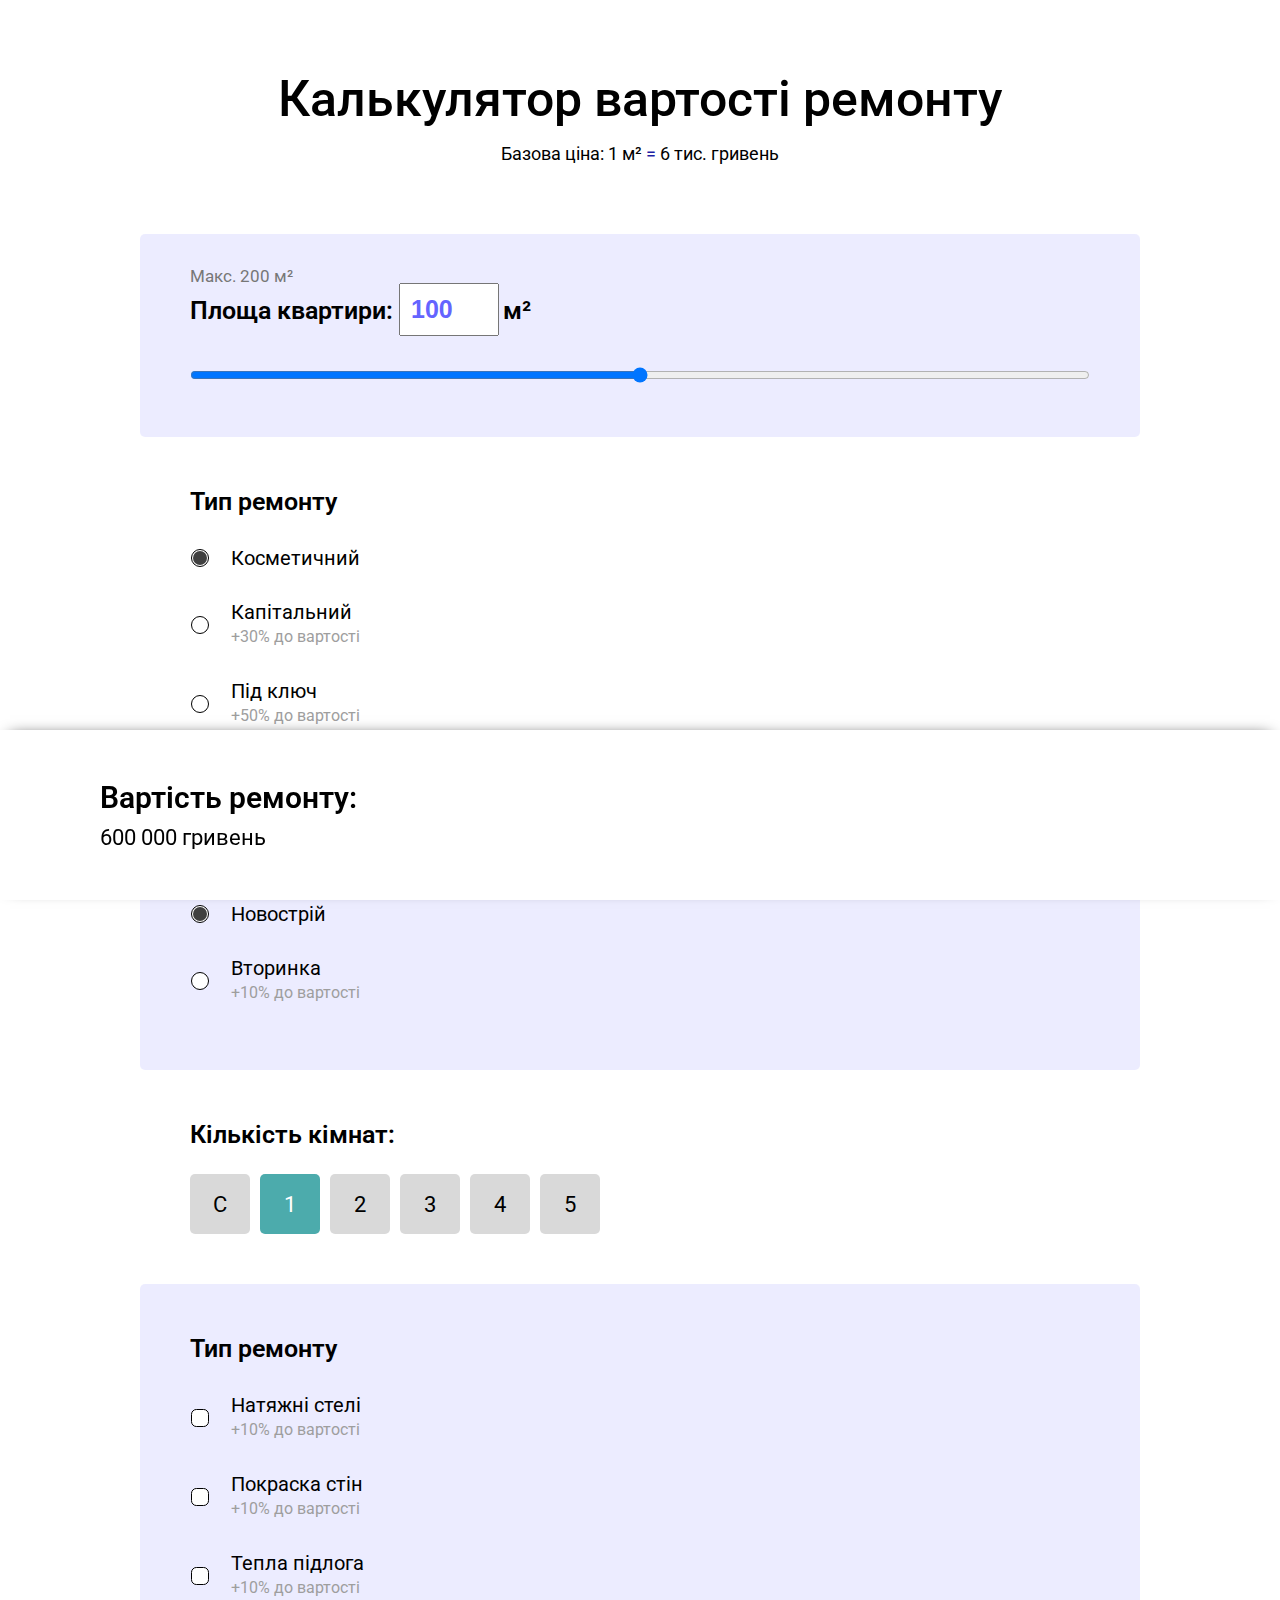
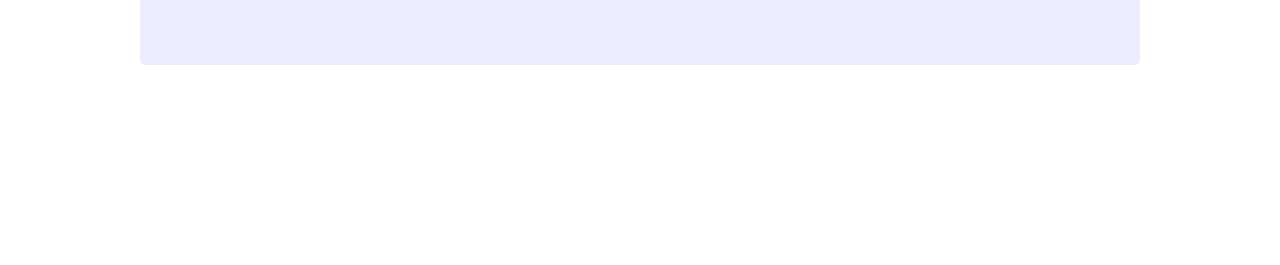
<file: index.html>
<!DOCTYPE html>
<html lang="en">
  <head>
    <meta charset="UTF-8" />
    <meta http-equiv="X-UA-Compatible" content="IE=edge" />
    <meta name="viewport" content="width=device-width, initial-scale=1.0" />
    <title>Calc2</title>
    <link rel="stylesheet" href="./css/main.css" />
    <link rel="stylesheet" href="./icon/style.css" />
  </head>
  <body>
    <header class="header">
      <div class="container">
        <div class="header-title">Калькулятор вартості ремонту</div>
        <div class="subtitle">
          Базова ціна: 1 м² <span>=</span> 6 тис. гривень
        </div>
      </div>
    </header>
    <form action="" class="form">
      <div class="container">
        <div class="square">
          <div class="square-title">
            <div class="square-top">
              <span class="square-text title">Площа квартири: </span>
              <input
                id="square-number"
                type="number"
                class="square-input"
                value="100"
              />
              <span class="square-text title">м²</span>
            </div>
            <div class="square-bottom">
              <input
                id="square-range"
                type="range"
                class="square-range"
                min="0"
                max="200"
              />
            </div>
          </div>
        </div>
        <div class="repair item">
          <div class="repair-title title">Тип ремонту</div>
          <div class="repair-checkboxs">
            <div class="cosmetic item-name">
              <div class="item-text">
                <input
                  checked
                  name="type"
                  id="cosmetic"
                  type="radio"
                  class="repair-cosmetic-input input"
                  value="1"
                />
                <label class="repair-cosmetic-label label" for="cosmetic">
                  <div class="label-top">Косметичний</div>
                </label>
              </div>
            </div>
            <div class="capital item-name">
              <div class="capital-text item-text">
                <input
                  name="type"
                  id="capital"
                  type="radio"
                  class="repair-capital-input input"
                  value="1.3"
                />
                <label class="repair-capital-label label" for="capital">
                  <div class="label-top">Капітальний</div>
                  <span class="label-span">+30% до вартості</span>
                </label>
              </div>
            </div>
            <div class="key item-name">
              <div class="key-text item-text">
                <input
                  name="type"
                  id="key"
                  type="radio"
                  class="repair-key-input input"
                  value="1.5"
                />
                <label for="key" class="repair-key-label label">
                  <div class="label-top">Під ключ</div>
                  <span class="label-span">+50% до вартості</span>
                </label>
              </div>
            </div>
          </div>
        </div>
        <div class="home item">
          <div class="home-title title">Тип дому</div>
          <div class="home-checkboxs">
            <div class="new item-name">
              <div class="new-text item-text">
                <input
                  checked
                  name="home"
                  id="new"
                  type="radio"
                  class="home-new-input input"
                  value="1"
                />
                <label class="home-new-label label" for="new">
                  <div class="label-top">Новострій</div>
                </label>
              </div>
            </div>
            <div class="second item-name">
              <div class="second-text item-text">
                <input
                  name="home"
                  id="second"
                  type="radio"
                  class="home-second-input input"
                  value="1.1"
                />
                <label class="home-second-label label" for="second">
                  <div class="label-top">Вторинка</div>
                  <span class="label-span">+10% до вартості</span>
                </label>
              </div>
            </div>
          </div>
        </div>
        <div class="room item">
          <div class="room-title title">Кількість кімнат:</div>
          <div class="room-row">
            <input
              name="room-name"
              id="room-c"
              class="room-column"
              value="0.9"
              type="radio"
            />
            <label for="room-c" class="room-label">C</label>
            <input
              checked
              name="room-name"
              id="room-1"
              class="room-column"
              value="1"
              type="radio"
            />
            <label for="room-1" class="room-label">1</label>
            <input
              name="room-name"
              id="room-2"
              class="room-column"
              value="2"
              type="radio"
            />
            <label for="room-2" class="room-label">2</label>
            <input
              name="room-name"
              id="room-3"
              class="room-column"
              value="3"
              type="radio"
            />
            <label for="room-3" class="room-label">3</label>
            <input
              name="room-name"
              id="room-4"
              class="room-column"
              value="4"
              type="radio"
            />
            <label for="room-4" class="room-label">4</label>
            <input
              name="room-name"
              id="room-5"
              class="room-column"
              value="5"
              type="radio"
            />
            <label for="room-5" class="room-label">5</label>
          </div>
        </div>
        <div class="more item">
          <div class="more-title title">Тип ремонту</div>
          <div class="more-checkboxs">
            <div class="stretch item-name">
              <div class="stretch-text item-text">
                <input
                  id="stretch"
                  type="checkbox"
                  class="more-stretch-input input"
                  name="more"
                  value="1.1"
                />
                <label class="more-stretch-label more-label" for="stretch">
                  <span class="icon-check"></span>
                  <div class="label-top">Натяжні стелі</div>
                  <span class="label-span">+10% до вартості</span>
                </label>
              </div>
            </div>
            <div class="paint item-name">
              <div class="paint-text item-text">
                <input
                  id="paint"
                  type="checkbox"
                  class="more-paint-input input"
                  name="walls"
                  value="1.1"
                />
                <label class="more-paint-label more-label" for="paint">
                  <span class="icon-check"></span>
                  <div class="label-top">Покраска стін</div>
                  <span class="label-span">+10% до вартості</span>
                </label>
              </div>
            </div>
            <div class="warm item-name">
              <div class="warm-text item-text">
                <input
                  id="warm"
                  type="checkbox"
                  class="more-warm-input input"
                  name="ceil"
                  value="1.1"
                />
                <label for="warm" class="more-warm-label more-label">
                  <span class="icon-check"></span>
                  <div class="label-top">Тепла підлога</div>
                  <span class="label-span">+10% до вартості</span>
                </label>
              </div>
            </div>
          </div>
        </div>
      </div>
      <div class="sum">
        <div class="sum-cost">Вартість ремонту:</div>
        <div class="sum-count"><span class="sum-number">0</span> гривень</div>
      </div>
    </form>
    <script src="./js/main.js"></script>
  </body>
</html>
</file>
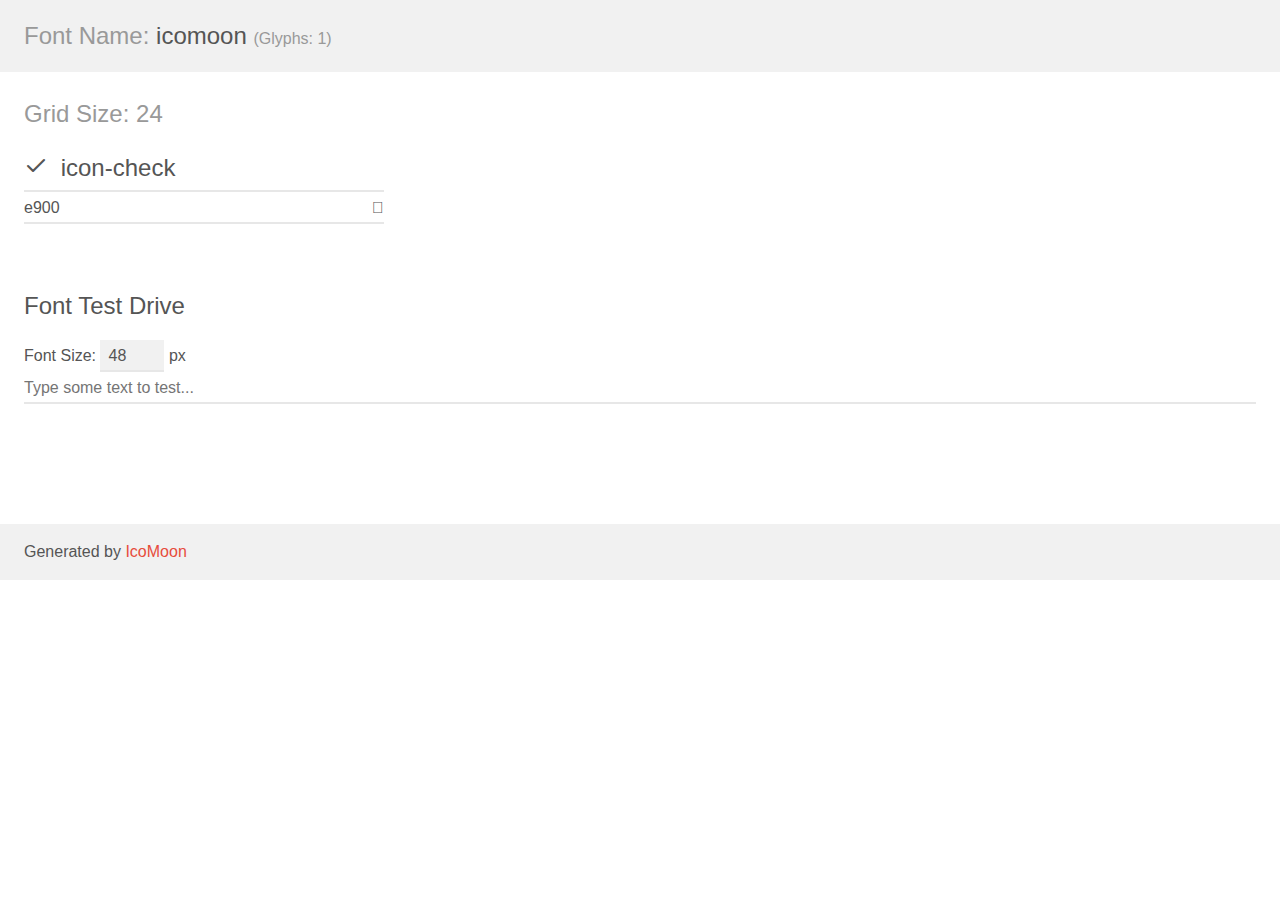
<file: icon/demo.html>
<!doctype html>
<html>
<head>
    <meta charset="utf-8">
    <title>IcoMoon Demo</title>
    <meta name="description" content="An Icon Font Generated By IcoMoon.io">
    <meta name="viewport" content="width=device-width, initial-scale=1">
    <link rel="stylesheet" href="demo-files/demo.css">
    <link rel="stylesheet" href="style.css"></head>
<body>
    <div class="bgc1 clearfix">
        <h1 class="mhmm mvm"><span class="fgc1">Font Name:</span> icomoon <small class="fgc1">(Glyphs:&nbsp;1)</small></h1>
    </div>
    <div class="clearfix mhl ptl">
        <h1 class="mvm mtn fgc1">Grid Size: 24</h1>
        <div class="glyph fs1">
            <div class="clearfix bshadow0 pbs">
                <span class="icon-check"></span>
                <span class="mls"> icon-check</span>
            </div>
            <fieldset class="fs0 size1of1 clearfix hidden-false">
                <input type="text" readonly value="e900" class="unit size1of2" />
                <input type="text" maxlength="1" readonly value="&#xe900;" class="unitRight size1of2 talign-right" />
            </fieldset>
            <div class="fs0 bshadow0 clearfix hidden-true">
                <span class="unit pvs fgc1">liga: </span>
                <input type="text" readonly value="" class="liga unitRight" />
            </div>
        </div>
    </div>

    <!--[if gt IE 8]><!-->
    <div class="mhl clearfix mbl">
        <h1>Font Test Drive</h1>
        <label>
            Font Size: <input id="fontSize" type="number" class="textbox0 mbm"
            min="8" value="48" />
            px
        </label>
        <input id="testText" type="text" class="phl size1of1 mvl"
        placeholder="Type some text to test..." value=""/>
        <div id="testDrive" class="icon-" style="font-family: icomoon">&nbsp;
        </div>
    </div>
    <!--<![endif]-->
    <div class="bgc1 clearfix">
        <p class="mhl">Generated by <a href="https://icomoon.io/app">IcoMoon</a></p>
    </div>

    <script src="demo-files/demo.js"></script>
</body>
</html>
</file>
<file: css/main.css>
@charset "UTF-8";
@import url("https://fonts.googleapis.com/css2?family=Roboto:ital,wght@0,100;0,300;0,400;0,500;0,700;0,900;1,100;1,300;1,400;1,500;1,700;1,900&display=swap");
* {
  margin: 0;
  padding: 0;
  box-sizing: border-box;
}

body {
  font-family: "Roboto", sans-serif;
}

.header {
  text-align: center;
  padding: 70px;
}
@media (max-width: 425px) {
  .header {
    padding: 40px;
  }
}

.form {
  padding: 0 0 200px 0;
}

.container {
  max-width: 1040px;
  margin: 0 auto;
  padding: 0 20px;
}

.header-title {
  font-size: 50px;
  font-weight: 500;
  margin: 0 0 15px;
}
@media (max-width: 500px) {
  .header-title {
    font-size: 35px;
    font-weight: 600;
  }
}

.subtitle {
  font-size: 18px;
}

.subtitle span {
  color: rgba(0, 0, 150, 0.9);
}

.square {
  background-color: rgba(0, 0, 255, 0.075);
  border-radius: 5px;
  padding: 50px;
}

.square-text {
  position: relative;
}

.square-text:first-child::before {
  content: "Макс. 200 м²";
  position: absolute;
  font-size: 17px;
  color: rgb(119, 119, 119);
  font-weight: 400;
  top: -30px;
}

.square-top {
  margin: 0 0 30px;
}

.square-input {
  width: 100px;
  font-size: 25px;
  font-weight: 600;
  color: rgb(100, 100, 255);
  padding: 10px;
  transform: translate(0, -1px);
}

.square-range {
  width: 100%;
}

.item {
  padding: 50px;
}

.item-text {
  padding: 15px;
  margin: 0 0 0 -14px;
  display: inline-block;
}

.item-subtext {
  color: rgb(158, 158, 158);
}

.title {
  font-size: 25px;
  font-weight: 600;
  padding: 0 0 15px;
}

.input {
  cursor: pointer;
  display: none;
}

.label {
  cursor: pointer;
  font-size: 20px;
  font-weight: 400;
  position: relative;
}

.label-top {
  width: 175px;
  padding: 0 0 0 40px;
}

.input:checked + .label::after {
  background-color: rgba(0, 0, 0, 0.75);
}

.label::before {
  content: "";
  position: absolute;
  top: 50%;
  transform: translate(0, -50%);
  left: 0;
  width: 16px;
  height: 16px;
  background: #fff;
  border: 1px solid #000;
  border-radius: 50%;
  transition: all 0.1s ease;
}

.label::after {
  content: "";
  position: absolute;
  top: 50%;
  transform: translate(0, -50%);
  left: 2px;
  border-radius: 50%;
  width: 14px;
  height: 14px;
  background: #fff;
  transition: all 0.1s ease;
}

.label-span {
  padding: 0 0 0 40px;
  display: block;
  color: rgb(158, 158, 158);
  font-size: 16px;
  line-height: 25px;
}

.home {
  background-color: rgba(0, 0, 255, 0.075);
  border-radius: 5px;
}

.room-title {
  margin: 0 0 10px;
}

.room-row {
  display: flex;
  gap: 10px;
}

.room-label {
  cursor: pointer;
  font-size: 22px;
  display: flex;
  align-items: center;
  justify-content: center;
  border-radius: 5px;
  width: 60px;
  height: 60px;
  background-color: rgba(128, 128, 128, 0.3);
}

.room-column {
  display: none;
}

.room-column:checked + .room-label {
  background-color: rgba(0, 135, 137, 0.7);
  color: rgb(255, 255, 255);
}

.icon-check:before {
  content: "\e900";
  position: absolute;
  top: 50%;
  transform: translate(0, -50%);
  font-weight: 600;
  font-size: 16px;
  color: #fff;
  margin: 0px 0px 0px 1px;
}

.more-label {
  cursor: pointer;
  font-size: 20px;
  font-weight: 400;
  position: relative;
}

.more-label::before {
  content: "";
  position: absolute;
  top: 50%;
  transform: translate(0, -50%);
  left: 0;
  width: 16px;
  height: 16px;
  background: #fff;
  border: 1px solid #000;
  border-radius: 30%;
  transition: all 0.1s ease;
}

.input:checked + .more-label::before {
  background-color: rgb(0, 0, 0);
}

.more {
  background-color: rgba(0, 0, 255, 0.075);
  border-radius: 5px;
}

.sum {
  position: fixed;
  width: 100%;
  bottom: 0;
  padding: 50px 50px 50px 100px;
  background-color: #fff;
  box-shadow: rgb(0, 0, 0) 0px -3px 15px -10px;
}
@media (max-width: 425px) {
  .sum {
    padding: 25px 35px 35px 50px;
  }
}

.sum-cost {
  font-weight: 600;
  font-size: 30px;
  margin: 0 0 10px;
}

.sum-count {
  font-size: 22px;
}/*# sourceMappingURL=main.css.map */
</file>
<file: icon/style.css>
@font-face {
  font-family: 'icomoon';
  src:  url('fonts/icomoon.eot?yytgp6');
  src:  url('fonts/icomoon.eot?yytgp6#iefix') format('embedded-opentype'),
    url('fonts/icomoon.ttf?yytgp6') format('truetype'),
    url('fonts/icomoon.woff?yytgp6') format('woff'),
    url('fonts/icomoon.svg?yytgp6#icomoon') format('svg');
  font-weight: normal;
  font-style: normal;
  font-display: block;
}

[class^="icon-"], [class*=" icon-"] {
  /* use !important to prevent issues with browser extensions that change fonts */
  font-family: 'icomoon' !important;
  speak: never;
  font-style: normal;
  font-weight: normal;
  font-variant: normal;
  text-transform: none;
  line-height: 1;

  /* Better Font Rendering =========== */
  -webkit-font-smoothing: antialiased;
  -moz-osx-font-smoothing: grayscale;
}

.icon-check:before {
  content: "\e900";
}
</file>
<file: icon/demo-files/demo.css>
body {
  padding: 0;
  margin: 0;
  font-family: sans-serif;
  font-size: 1em;
  line-height: 1.5;
  color: #555;
  background: #fff;
}
h1 {
  font-size: 1.5em;
  font-weight: normal;
}
small {
  font-size: .66666667em;
}
a {
  color: #e74c3c;
  text-decoration: none;
}
a:hover, a:focus {
  box-shadow: 0 1px #e74c3c;
}
.bshadow0, input {
  box-shadow: inset 0 -2px #e7e7e7;
}
input:hover {
  box-shadow: inset 0 -2px #ccc;
}
input, fieldset {
  font-family: sans-serif;
  font-size: 1em;
  margin: 0;
  padding: 0;
  border: 0;
}
input {
  color: inherit;
  line-height: 1.5;
  height: 1.5em;
  padding: .25em 0;
}
input:focus {
  outline: none;
  box-shadow: inset 0 -2px #449fdb;
}
.glyph {
  font-size: 16px;
  width: 15em;
  padding-bottom: 1em;
  margin-right: 4em;
  margin-bottom: 1em;
  float: left;
  overflow: hidden;
}
.liga {
  width: 80%;
  width: calc(100% - 2.5em);
}
.talign-right {
  text-align: right;
}
.talign-center {
  text-align: center;
}
.bgc1 {
  background: #f1f1f1;
}
.fgc1 {
  color: #999;
}
.fgc0 {
  color: #000;
}
p {
  margin-top: 1em;
  margin-bottom: 1em;
}
.mvm {
  margin-top: .75em;
  margin-bottom: .75em;
}
.mtn {
  margin-top: 0;
}
.mtl, .mal {
  margin-top: 1.5em;
}
.mbl, .mal {
  margin-bottom: 1.5em;
}
.mal, .mhl {
  margin-left: 1.5em;
  margin-right: 1.5em;
}
.mhmm {
  margin-left: 1em;
  margin-right: 1em;
}
.mls {
  margin-left: .25em;
}
.ptl {
  padding-top: 1.5em;
}
.pbs, .pvs {
  padding-bottom: .25em;
}
.pvs, .pts {
  padding-top: .25em;
}
.unit {
  float: left;
}
.unitRight {
  float: right;
}
.size1of2 {
  width: 50%;
}
.size1of1 {
  width: 100%;
}
.clearfix:before, .clearfix:after {
  content: " ";
  display: table;
}
.clearfix:after {
  clear: both;
}
.hidden-true {
  display: none;
}
.textbox0 {
  width: 3em;
  background: #f1f1f1;
  padding: .25em .5em;
  line-height: 1.5;
  height: 1.5em;
}
#testDrive {
  display: block;
  padding-top: 24px;
  line-height: 1.5;
}
.fs0 {
  font-size: 16px;
}
.fs1 {
  font-size: 24px;
}
</file>
